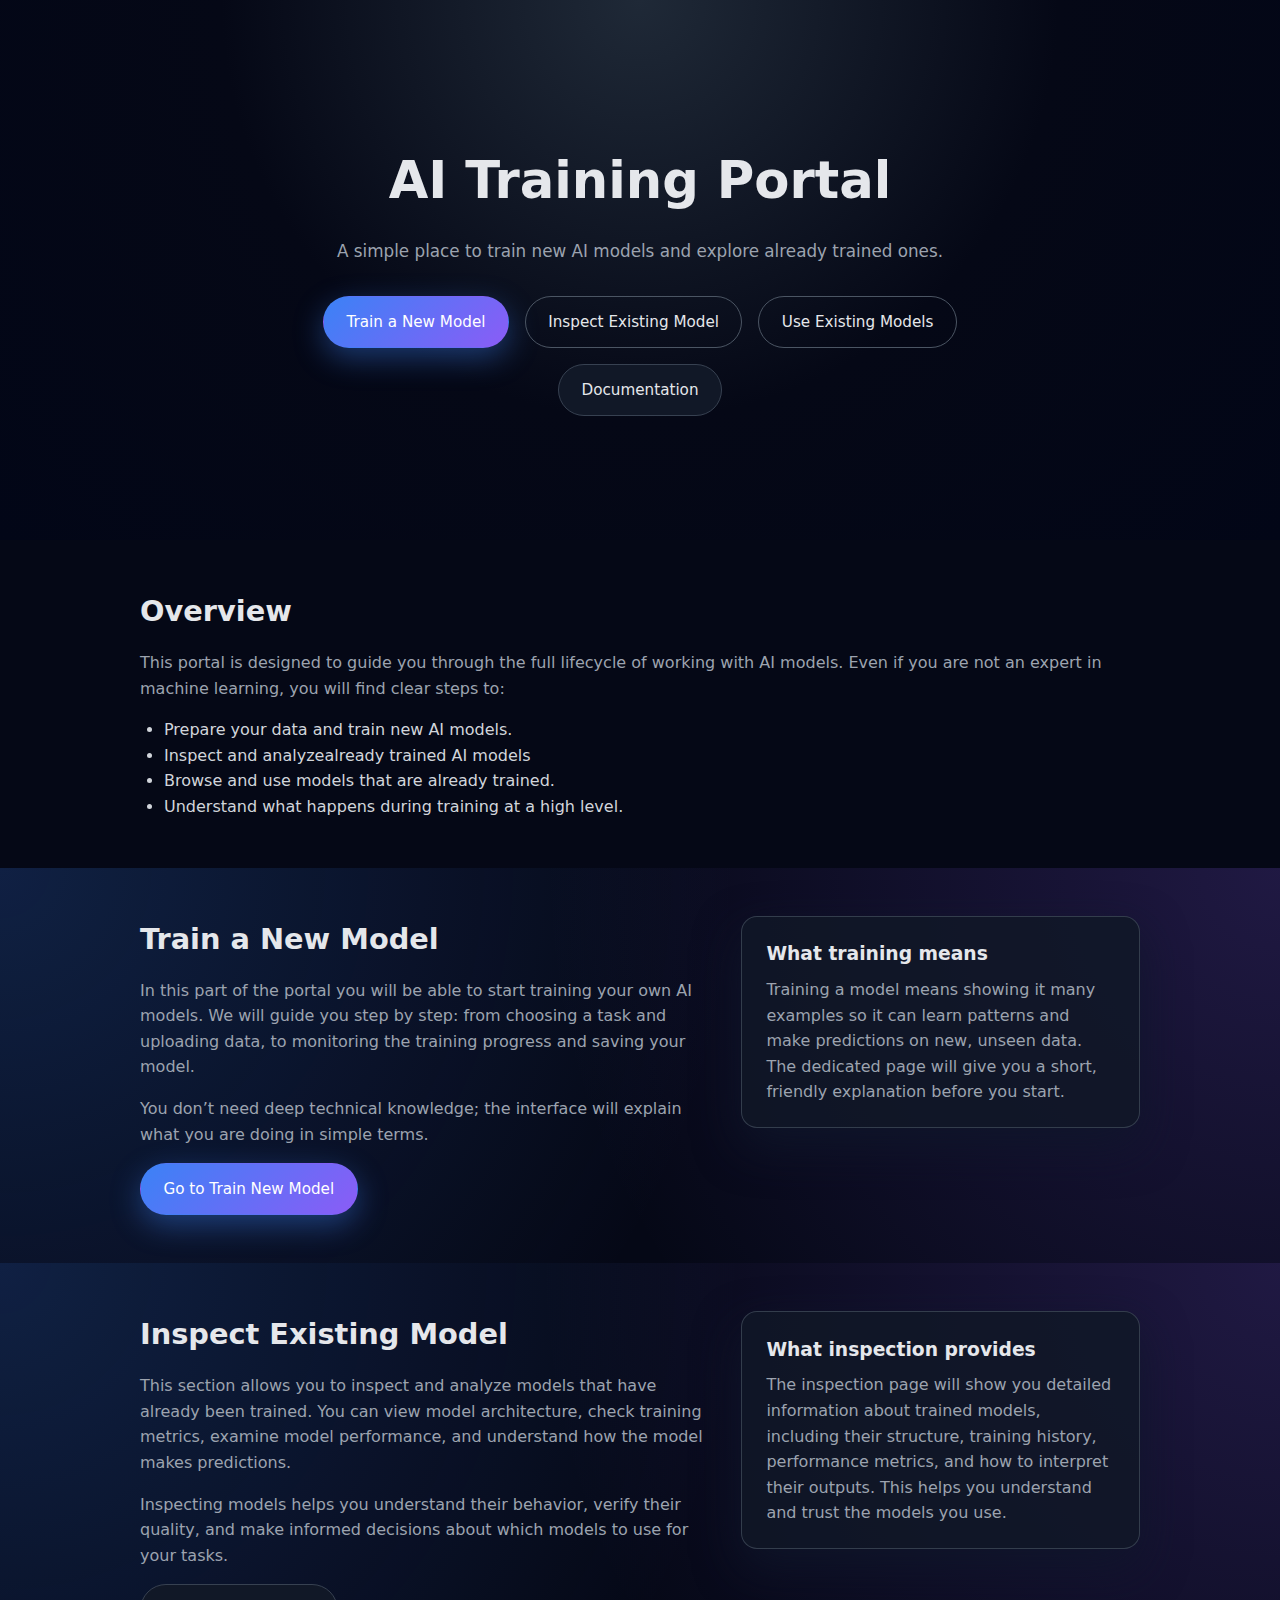
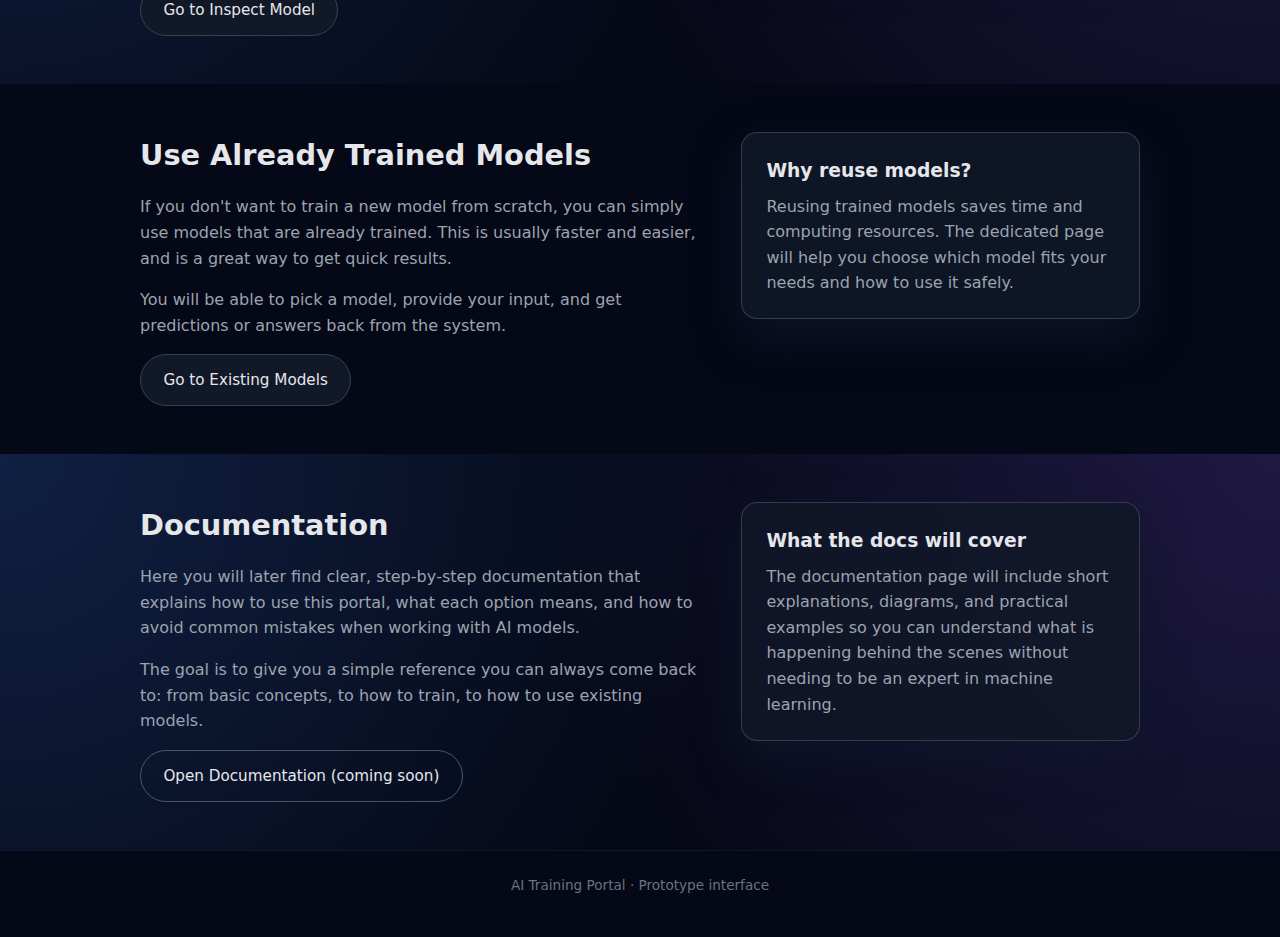
<file: front/index.html>
<!DOCTYPE html>
<html lang="en">
  <head>
    <meta charset="UTF-8" />
    <meta name="viewport" content="width=device-width, initial-scale=1.0" />
    <title>AI Training Portal</title>
    <link rel="stylesheet" href="styles.css" />
  </head>
  <body>
    <header class="hero">
      <div class="hero-inner">
        <h1>AI Training Portal</h1>
        <p class="hero-subtitle">
          A simple place to train new AI models and explore already trained ones.
        </p>
        <div class="hero-actions">
          <a href="#train-new" class="btn primary">Train a New Model</a>
          <a href="#inspect-model" class="btn ghost">Inspect Existing Model</a>
          <a href="#existing-models" class="btn ghost">Use Existing Models</a>
          <a href="#documentation" class="btn secondary">Documentation</a>
        </div>
      </div>
    </header>

    <main>
      <section class="section" id="overview">
        <div class="container">
          <h2>Overview</h2>
          <p>
            This portal is designed to guide you through the full lifecycle of working
            with AI models. Even if you are not an expert in machine learning, you
            will find clear steps to:
          </p>
          <ul>
            <li>Prepare your data and train new AI models.</li>
            <li>Inspect and analyzealready trained AI models</li>
            <li>Browse and use models that are already trained.</li>
            <li>Understand what happens during training at a high level.</li>
          </ul>
        </div>
      </section>

      <section class="section accent" id="train-new">
        <div class="container split">
          <div>
            <h2>Train a New Model</h2>
            <p>
              In this part of the portal you will be able to start training your own
              AI models. We will guide you step by step: from choosing a task and
              uploading data, to monitoring the training progress and saving your model.
            </p>
            <p>
              You don’t need deep technical knowledge; the interface will explain what
              you are doing in simple terms.
            </p>
            <a href="train.html" class="btn primary">
              Go to Train New Model
            </a>
          </div>
          <div class="card">
            <h3>What training means</h3>
            <p>
              Training a model means showing it many examples so it can learn patterns
              and make predictions on new, unseen data. The dedicated page will give
              you a short, friendly explanation before you start.
            </p>
          </div>
        </div>
      </section>

      <section class="section accent" id="inspect-model">
        <div class="container split">
          <div>
            <h2>Inspect Existing Model</h2>
            <p>
              This section allows you to inspect and analyze models that have already been
              trained. You can view model architecture, check training metrics, examine
              model performance, and understand how the model makes predictions.
            </p>
            <p>
              Inspecting models helps you understand their behavior, verify their quality,
              and make informed decisions about which models to use for your tasks.
            </p>
            <a href="inspect.html" class="btn secondary">
              Go to Inspect Model
            </a>
          </div>
          <div class="card">
            <h3>What inspection provides</h3>
            <p>
              The inspection page will show you detailed information about trained models,
              including their structure, training history, performance metrics, and how to
              interpret their outputs. This helps you understand and trust the models you use.
            </p>
          </div>
        </div>
      </section>

      <section class="section" id="existing-models">
        <div class="container split">
          <div>
            <h2>Use Already Trained Models</h2>
            <p>
              If you don't want to train a new model from scratch, you can simply use
              models that are already trained. This is usually faster and easier, and
              is a great way to get quick results.
            </p>
            <p>
              You will be able to pick a model, provide your input, and get predictions
              or answers back from the system.
            </p>
            <a href="test.html" class="btn secondary">
              Go to Existing Models
            </a>
          </div>
          <div class="card">
            <h3>Why reuse models?</h3>
            <p>
              Reusing trained models saves time and computing resources. The dedicated
              page will help you choose which model fits your needs and how to use it
              safely.
            </p>
          </div>
        </div>
      </section>

      <section class="section accent" id="documentation">
        <div class="container split">
          <div>
            <h2>Documentation</h2>
            <p>
              Here you will later find clear, step‑by‑step documentation that explains
              how to use this portal, what each option means, and how to avoid common
              mistakes when working with AI models.
            </p>
            <p>
              The goal is to give you a simple reference you can always come back to:
              from basic concepts, to how to train, to how to use existing models.
            </p>
            <a href="docs.html" class="btn ghost">
              Open Documentation (coming soon)
            </a>
          </div>
          <div class="card">
            <h3>What the docs will cover</h3>
            <p>
              The documentation page will include short explanations, diagrams, and
              practical examples so you can understand what is happening behind the
              scenes without needing to be an expert in machine learning.
            </p>
          </div>
        </div>
      </section>
    </main>

    <footer class="footer">
      <div class="container">
        <p>AI Training Portal &middot; Prototype interface</p>
      </div>
    </footer>
  </body>
</html>
</file>
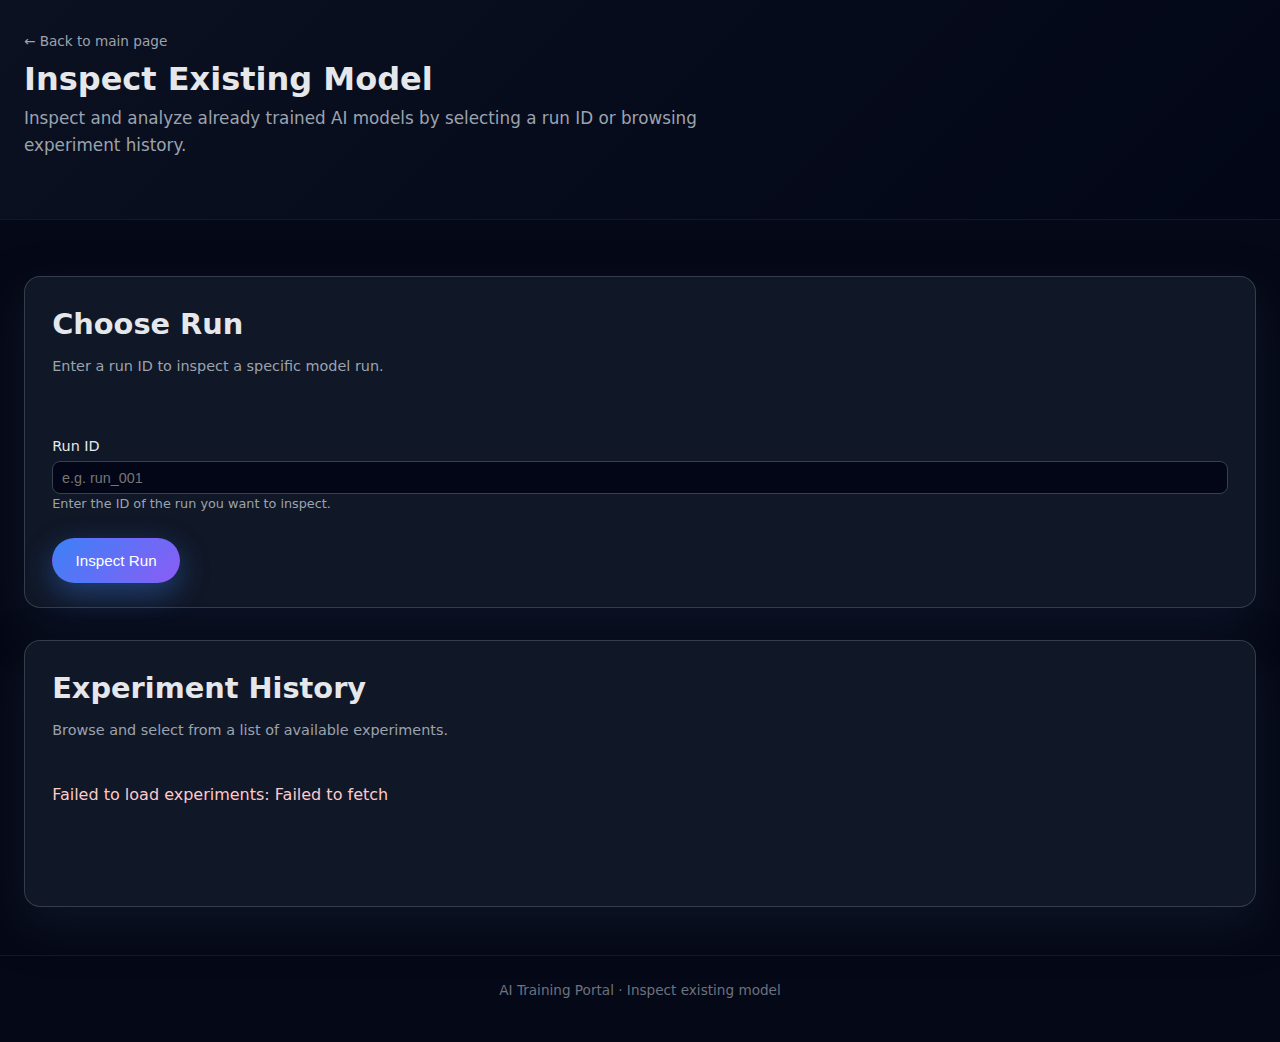
<file: front/inspect.html>
<!DOCTYPE html>
<html lang="en">
  <head>
    <meta charset="UTF-8" />
    <meta name="viewport" content="width=device-width, initial-scale=1.0" />
    <title>Inspect Existing Model · AI Training Portal</title>
    <link rel="stylesheet" href="styles.css" />
    <style>
      /* Wider section for inspect page */
      .page-main .container {
        max-width: 1400px;
      }
    </style>
  </head>
  <body>
    <header class="sub-hero">
      <div class="hero-inner">
        <p class="back-link">
          <a href="index.html">&larr; Back to main page</a>
        </p>
        <h1>Inspect Existing Model</h1>
        <p class="hero-subtitle">
          Inspect and analyze already trained AI models by selecting a run ID or browsing experiment history.
        </p>
      </div>
    </header>

    <main class="page-main">
      <section class="section">
        <div class="container">
          <!-- Inspect Run Results Section -->
          <div id="inspect-run-results" class="form-card" style="margin-bottom: 2rem; display: none;">
            <div class="card-header">
              <div>
                <h2>Inspect Run Results</h2>
                <p class="muted">
                  Current status of the inspect run job.
                </p>
              </div>
            </div>
            <div id="inspectRunResultsContent" class="inspect-results-content">
              <!-- Results will be displayed here -->
            </div>
          </div>

          <!-- Post Processing (above Choose Run); shown only when inspect run succeeds -->
          <div id="postProcessingCard" class="form-card" style="margin-bottom: 2rem; display: none;">
            <div class="card-header">
              <div>
                <h2>Post Processing</h2>
                <p class="muted">
                  Choose and add post-processing methods. Drag to reorder. Send the configured pipeline to include the post processor.
                </p>
              </div>
            </div>
            <div class="field-group">
              <label for="postProcessingMethodSelect">Add method</label>
              <select id="postProcessingMethodSelect" class="transform-select">
                <option value="">— Select method —</option>
                <option value="global_threshold">Global Threshold</option>
                <option value="calibration">Calibration</option>
              </select>
              <p class="field-help">Select a method to add it to the list.</p>
            </div>
            <div id="postProcessingList" class="transform-list post-processing-list" style="min-height: 2.5rem;">
              <!-- Post-processing items rendered by JS -->
            </div>
            <div class="field-group" style="margin-top: 1rem;">
              <label for="newRunName">New run name</label>
              <input
                type="text"
                id="newRunName"
                name="newRunName"
                placeholder="e.g. run_with_postprocessing"
              />
              <p class="field-help">
                Specify a name for the new run that will include the post-processing methods.
              </p>
            </div>
            <div class="form-actions" style="margin-top: 1rem;">
              <button type="button" class="btn primary" id="sendPostProcessorBtn">Include post processor</button>
            </div>
          </div>

          <!-- Fine Tuning (below Post Processing); shown only when job succeeds -->
          <div id="fineTuningCard" class="form-card" style="margin-bottom: 2rem; display: none;">
            <div class="card-header">
              <div>
                <h2>Fine Tuning</h2>
                <p class="muted">
                  Configure fine-tuning options for this run. Add transformations and specify a new run name.
                </p>
              </div>
            </div>
            <div class="field-group">
              <label for="fineTuningRunName">New run name</label>
              <input
                type="text"
                id="fineTuningRunName"
                name="fineTuningRunName"
                placeholder="e.g. run_fine_tuned"
              />
              <p class="field-help">
                Specify a name for the new run that will include the fine-tuning transformations.
              </p>
            </div>
            <div class="field-group">
              <div class="field-header">
                <div>
                  <label>Transformations</label>
                  <p class="field-help">Add transformations in the order they should be applied</p>
                </div>
              </div>
              <select id="fineTuningTransformSelect" class="transform-select">
                <option value="">Add transformation...</option>
                <!-- Options will be populated dynamically by JavaScript -->
              </select>
              <div id="fineTuningTransformList" class="transform-list" style="min-height: 2.5rem; margin-top: 0.5rem;">
                <!-- Transformations will be rendered here by JS -->
              </div>
            </div>

            <div class="field-group inline" style="margin-top: 1.5rem;">
              <div>
                <label for="fineTuningUsePresetLayers">Use PyTorch layers</label>
                <p class="field-help">
                  When this is on, the backend will build layers using the PyTorch
                  library instead of your custom layer classes. The custom layers
                  list below will still describe the structure.
                </p>
              </div>
              <label class="switch">
                <input type="checkbox" id="fineTuningUsePresetLayers" />
                <span class="slider"></span>
              </label>
            </div>

            <div class="field-group" id="fineTuningLayerEditorWrapper">
              <div class="field-header">
                <div>
                  <label>Custom layers</label>
                  <p class="field-help">
                    Add the layers you want, in the order they should appear in the
                    model.
                  </p>
                </div>
                <button type="button" class="btn small primary" id="fineTuningAddLayerBtn">
                  + Add layer
                </button>
              </div>

              <div id="fineTuningLayersContainer" class="layers-container">
                <!-- Layers will be inserted here by JavaScript -->
              </div>
            </div>

            <div class="field-group" style="margin-top: 1.5rem;">
              <label>Training Parameters</label>
              <p class="field-help">
                Configure training parameters for fine-tuning.
              </p>
            </div>

            <div class="field-group">
              <label for="fineTuningEpochs">Epochs</label>
              <input
                type="number"
                id="fineTuningEpochs"
                name="fineTuningEpochs"
                min="1"
                value="10"
                placeholder="10"
              />
              <p class="field-help">
                Number of training epochs.
              </p>
            </div>

            <div class="field-group">
              <label for="fineTuningNumOfIters">Number of iterations</label>
              <input
                type="number"
                id="fineTuningNumOfIters"
                name="fineTuningNumOfIters"
                min="1"
                value="100"
                placeholder="100"
              />
              <p class="field-help">
                Number of training iterations per epoch.
              </p>
            </div>

            <div class="field-group">
              <div class="transform-section">
                <button type="button" class="transform-toggle" data-config="fineTuningOptimizer">
                  <span>Optimizer</span>
                  <span class="toggle-icon">▶</span>
                </button>
                <div class="transform-content" id="fineTuningOptimizerContent" hidden>
                  <p class="field-help" style="margin-bottom: 0.8rem;">
                    Configure the optimizer type and its arguments as JSON.
                  </p>
                  <div style="display: flex; flex-direction: column; gap: 0.5rem;">
                    <div>
                      <label for="fineTuningOptimizerType" style="display: block; margin-bottom: 0.3rem; font-size: 0.9rem;">Type</label>
                      <input
                        type="text"
                        id="fineTuningOptimizerType"
                        name="fineTuningOptimizerType"
                        placeholder="e.g. Adam, SGD, RMSprop"
                        style="width: 100%;"
                      />
                    </div>
                    <div>
                      <label for="fineTuningOptimizerArgs" style="display: block; margin-bottom: 0.3rem; font-size: 0.9rem;">Arguments (JSON)</label>
                      <textarea
                        id="fineTuningOptimizerArgs"
                        name="fineTuningOptimizerArgs"
                        rows="4"
                        placeholder='{"lr": 0.001, "weight_decay": 0.0001}'
                        style="width: 100%; font-family: monospace; font-size: 0.85rem;"
                      ></textarea>
                      <p id="fineTuningOptimizerArgsError" class="field-help" style="color: #ef4444; display: none;"></p>
                    </div>
                  </div>
                </div>
              </div>
            </div>

            <div class="field-group">
              <div class="transform-section">
                <button type="button" class="transform-toggle" data-config="fineTuningLrDecay">
                  <span>Learning rate decay (optional)</span>
                  <span class="toggle-icon">▶</span>
                </button>
                <div class="transform-content" id="fineTuningLrDecayContent" hidden>
                  <p class="field-help" style="margin-bottom: 0.8rem;">
                    Optional learning rate decay configuration. Leave empty if not needed.
                  </p>
                  <div style="display: flex; flex-direction: column; gap: 0.5rem;">
                    <div>
                      <label for="fineTuningLrDecayType" style="display: block; margin-bottom: 0.3rem; font-size: 0.9rem;">Type</label>
                      <input
                        type="text"
                        id="fineTuningLrDecayType"
                        name="fineTuningLrDecayType"
                        placeholder="e.g. StepLR, ExponentialLR"
                        style="width: 100%;"
                      />
                    </div>
                    <div>
                      <label for="fineTuningLrDecayArgs" style="display: block; margin-bottom: 0.3rem; font-size: 0.9rem;">Arguments (JSON)</label>
                      <textarea
                        id="fineTuningLrDecayArgs"
                        name="fineTuningLrDecayArgs"
                        rows="4"
                        placeholder='{"step_size": 30, "gamma": 0.1}'
                        style="width: 100%; font-family: monospace; font-size: 0.85rem;"
                      ></textarea>
                      <p id="fineTuningLrDecayArgsError" class="field-help" style="color: #ef4444; display: none;"></p>
                    </div>
                  </div>
                </div>
              </div>
            </div>

            <div class="field-group">
              <div class="transform-section">
                <button type="button" class="transform-toggle" data-config="fineTuningLossFn">
                  <span>Loss function</span>
                  <span class="toggle-icon">▶</span>
                </button>
                <div class="transform-content" id="fineTuningLossFnContent" hidden>
                  <p class="field-help" style="margin-bottom: 0.8rem;">
                    Configure the loss function type and its arguments as JSON.
                  </p>
                  <div style="display: flex; flex-direction: column; gap: 0.5rem;">
                    <div>
                      <label for="fineTuningLossFnType" style="display: block; margin-bottom: 0.3rem; font-size: 0.9rem;">Type</label>
                      <input
                        type="text"
                        id="fineTuningLossFnType"
                        name="fineTuningLossFnType"
                        placeholder="e.g. CrossEntropyLoss, MSELoss"
                        style="width: 100%;"
                      />
                    </div>
                    <div>
                      <label for="fineTuningLossFnArgs" style="display: block; margin-bottom: 0.3rem; font-size: 0.9rem;">Arguments (JSON)</label>
                      <textarea
                        id="fineTuningLossFnArgs"
                        name="fineTuningLossFnArgs"
                        rows="4"
                        placeholder='{"reduction": "mean"}'
                        style="width: 100%; font-family: monospace; font-size: 0.85rem;"
                      ></textarea>
                      <p id="fineTuningLossFnArgsError" class="field-help" style="color: #ef4444; display: none;"></p>
                    </div>
                  </div>
                </div>
              </div>
            </div>

            <div class="form-actions" style="margin-top: 1rem;">
              <button type="button" class="btn primary" id="sendFineTuningBtn">Start fine tuning</button>
            </div>
          </div>

          <!-- First section: Choose Run -->
          <div class="form-card" style="margin-bottom: 2rem;">
            <div class="card-header">
              <div>
                <h2>Choose Run</h2>
                <p class="muted">
                  Enter a run ID to inspect a specific model run.
                </p>
              </div>
            </div>

            <form id="inspect-run-form">
              <div class="field-group">
                <label for="runId">Run ID</label>
                <input
                  type="text"
                  id="runId"
                  name="runId"
                  placeholder="e.g. run_001"
                />
                <p class="field-help">
                  Enter the ID of the run you want to inspect.
                </p>
              </div>

              <div class="form-actions">
                <button type="submit" class="btn primary">
                  Inspect Run
                </button>
              </div>
            </form>
          </div>

          <!-- Second section: Experiment History -->
          <div class="form-card">
            <div class="card-header">
              <div>
                <h2>Experiment History</h2>
                <p class="muted">
                  Browse and select from a list of available experiments.
                </p>
              </div>
            </div>

            <div id="experimentsList" class="experiments-list">
              <!-- Experiments will be rendered here by JavaScript -->
              <p class="muted">No experiments available yet.</p>
            </div>
          </div>
        </div>
      </section>
    </main>

    <footer class="footer">
      <div class="container">
        <p>AI Training Portal &middot; Inspect existing model</p>
      </div>
    </footer>

    <script src="inspect.js"></script>
  </body>
</html>
</file>
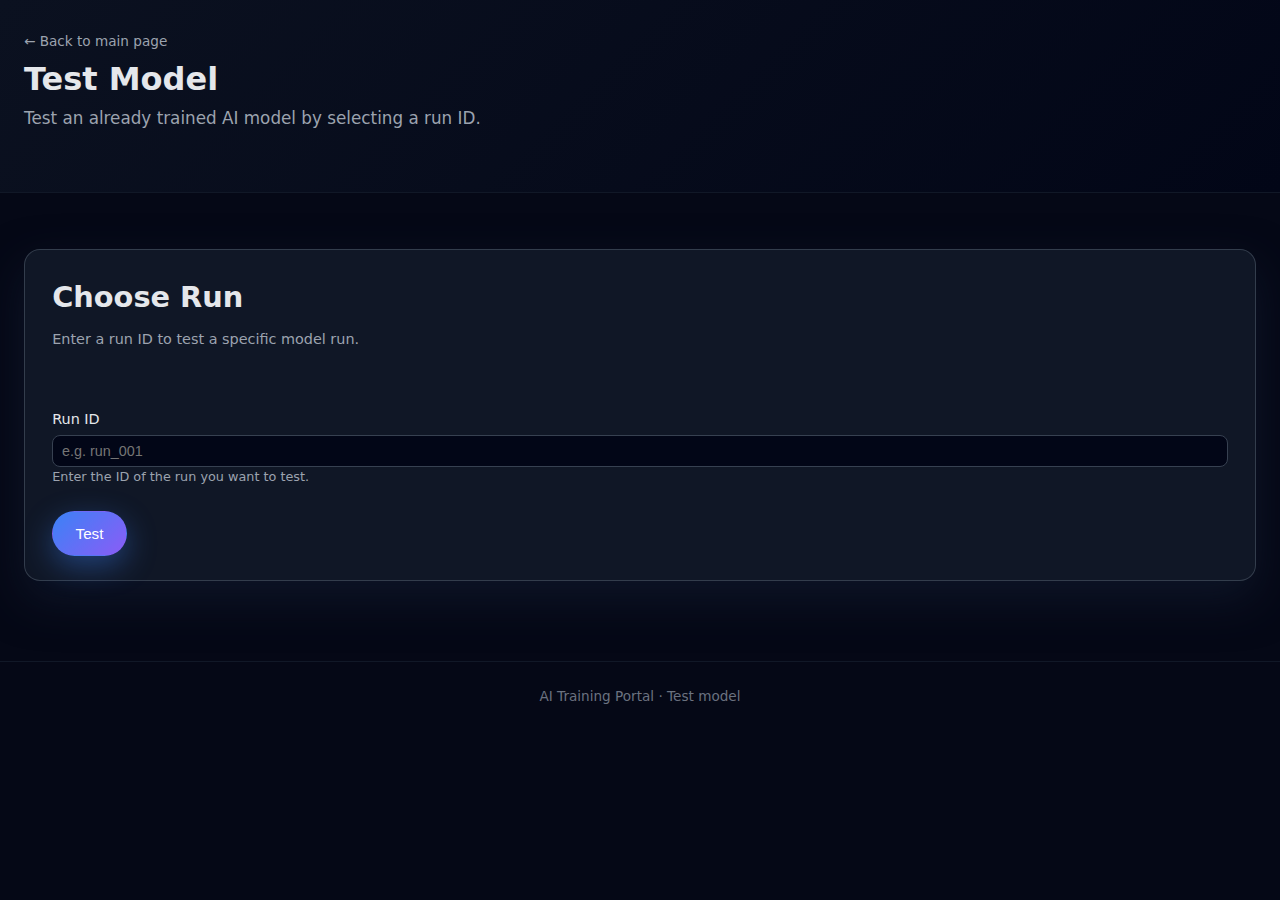
<file: front/test.html>
<!DOCTYPE html>
<html lang="en">
  <head>
    <meta charset="UTF-8" />
    <meta name="viewport" content="width=device-width, initial-scale=1.0" />
    <title>Test Model · AI Training Portal</title>
    <link rel="stylesheet" href="styles.css" />
    <style>
      /* Wider section for test page */
      .page-main .container {
        max-width: 1400px;
      }
    </style>
  </head>
  <body>
    <header class="sub-hero">
      <div class="hero-inner">
        <p class="back-link">
          <a href="index.html">&larr; Back to main page</a>
        </p>
        <h1>Test Model</h1>
        <p class="hero-subtitle">
          Test an already trained AI model by selecting a run ID.
        </p>
      </div>
    </header>

    <main class="page-main">
      <section class="section">
        <div class="container">
          <!-- First section: Choose Run -->
          <div class="form-card" style="margin-bottom: 2rem;">
            <div class="card-header">
              <div>
                <h2>Choose Run</h2>
                <p class="muted">
                  Enter a run ID to test a specific model run.
                </p>
              </div>
            </div>

            <form id="test-run-form">
              <div class="field-group">
                <label for="testRunId">Run ID</label>
                <input
                  type="text"
                  id="testRunId"
                  name="testRunId"
                  placeholder="e.g. run_001"
                />
                <p class="field-help">
                  Enter the ID of the run you want to test.
                </p>
              </div>

              <div class="form-actions">
                <button type="submit" class="btn primary">
                  Test
                </button>
              </div>
            </form>
          </div>

          <!-- Test Run Results Section -->
          <div id="test-run-results" class="form-card" style="margin-bottom: 2rem; display: none;">
            <div class="card-header">
              <div>
                <h2>Test Run Results</h2>
                <p class="muted">
                  Current status of the test run job.
                </p>
              </div>
            </div>
            <div id="testRunResultsContent" class="inspect-results-content">
              <!-- Results will be displayed here -->
            </div>
          </div>
        </div>
      </section>
    </main>

    <footer class="footer">
      <div class="container">
        <p>AI Training Portal &middot; Test model</p>
      </div>
    </footer>

    <script src="test.js"></script>
  </body>
</html>
</file>
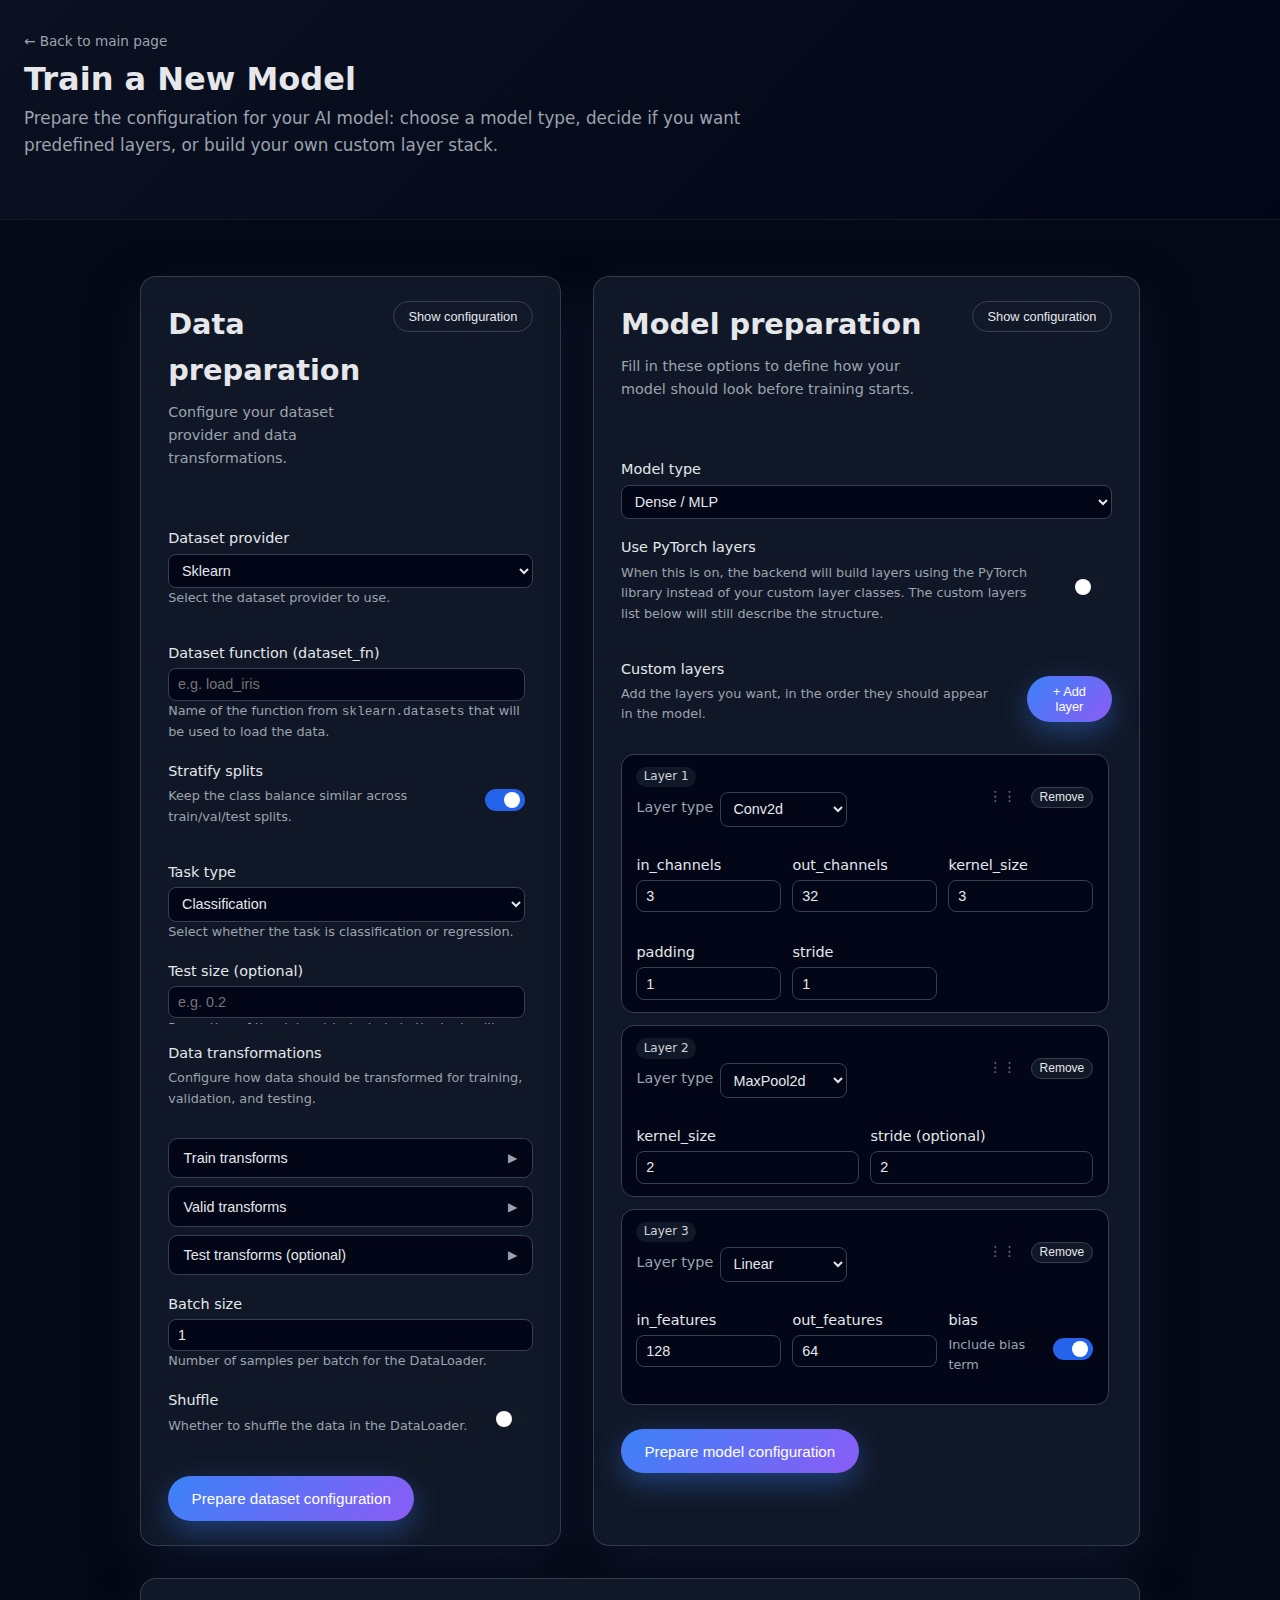
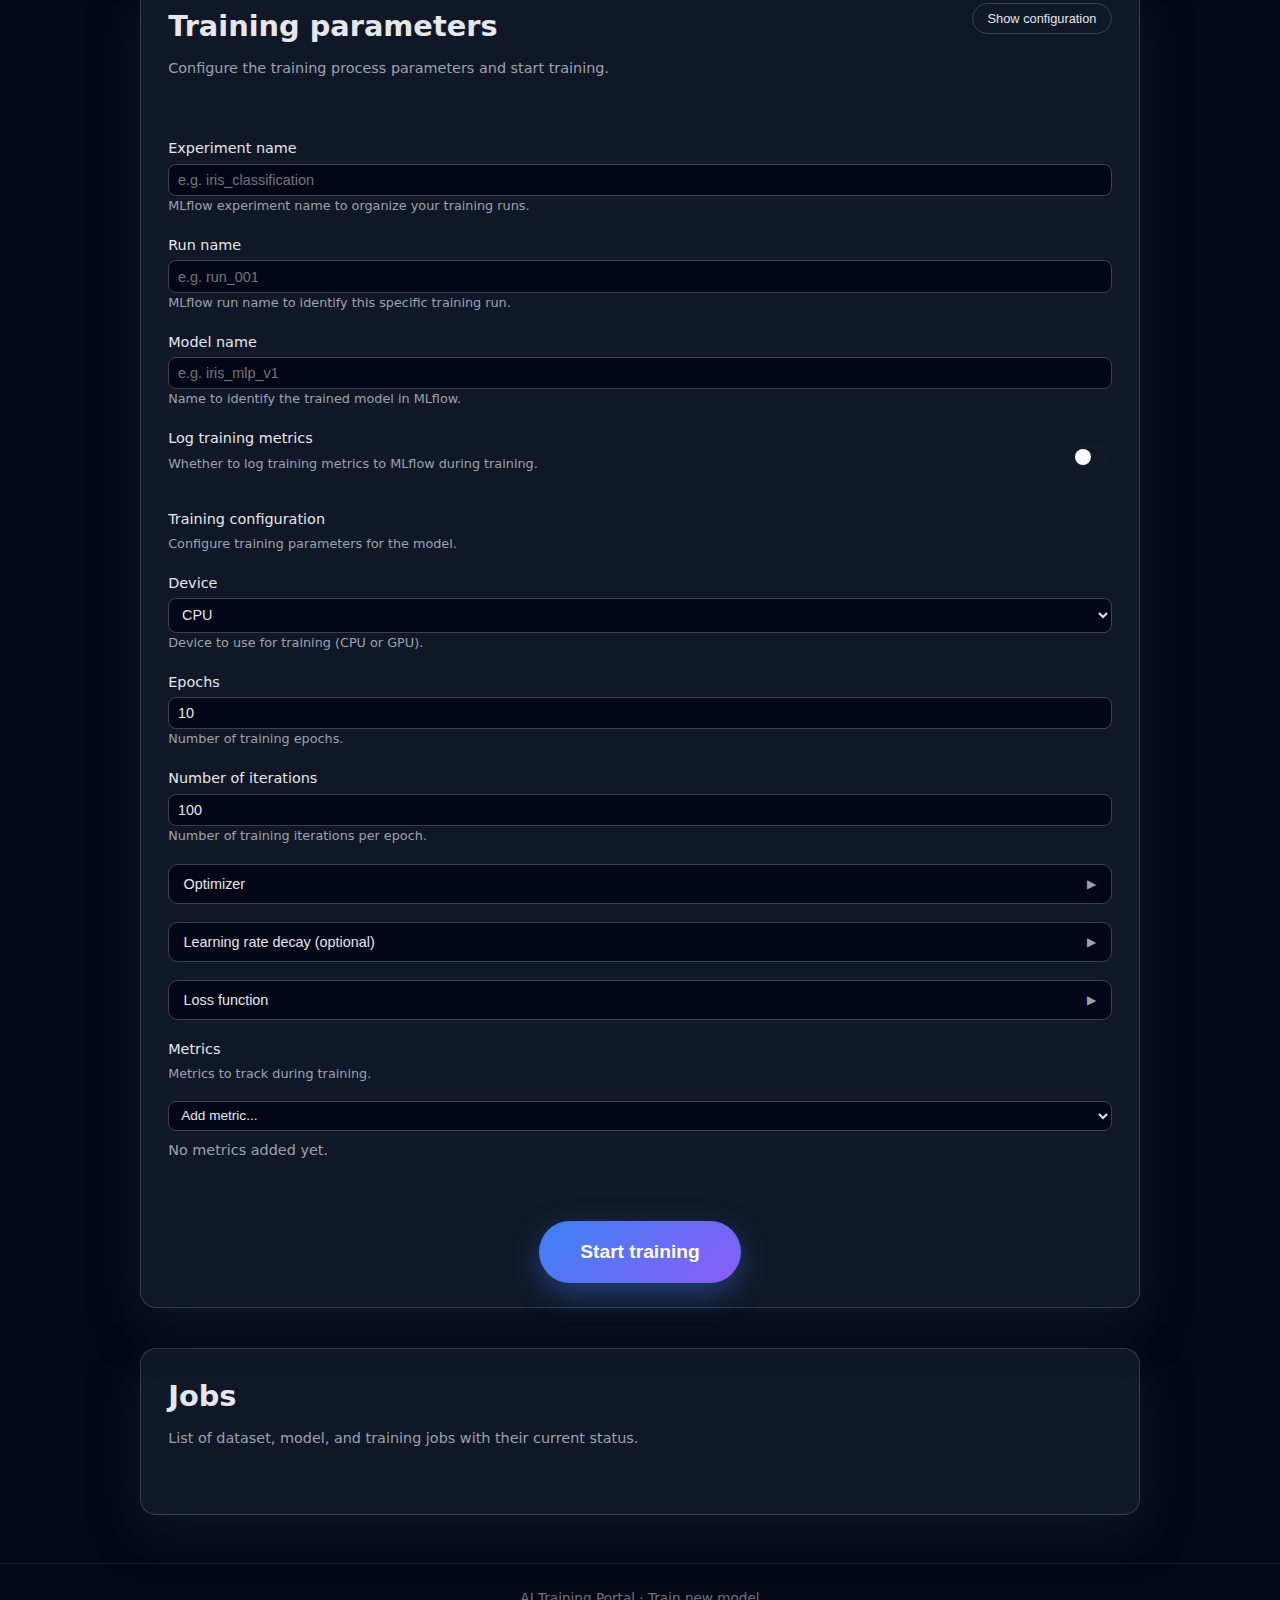
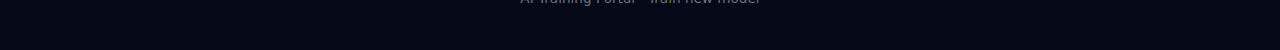
<file: front/train.html>
<!DOCTYPE html>
<html lang="en">
  <head>
    <meta charset="UTF-8" />
    <meta name="viewport" content="width=device-width, initial-scale=1.0" />
    <title>Train New Model · AI Training Portal</title>
    <link rel="stylesheet" href="styles.css" />
  </head>
  <body>
    <header class="sub-hero">
      <div class="hero-inner">
        <p class="back-link">
          <a href="index.html">&larr; Back to main page</a>
        </p>
        <h1>Train a New Model</h1>
        <p class="hero-subtitle">
          Prepare the configuration for your AI model: choose a model type, decide if
          you want predefined layers, or build your own custom layer stack.
        </p>
      </div>
    </header>

    <main class="page-main">
      <section class="section">
        <div class="container">
          <div class="split-narrow">
            <div class="dataset-section-container" style="grid-column: 1;">
              <!-- Data preparation form -->
              <div class="form-card" id="datasetPreparationCard">
                <div class="card-header">
                  <div>
                    <h2>Data preparation</h2>
                    <p class="muted">
                      Configure your dataset provider and data transformations.
                    </p>
                  </div>
                  <button type="button" class="btn small secondary" id="toggleDatasetConfigBtn">
                    Show configuration
                  </button>
                </div>

                <form id="dataset-form">
                  <div class="field-group">
                    <label for="datasetProvider">Dataset provider</label>
                    <select id="datasetProvider" name="datasetProvider">
                      <option value="sklearn" selected>Sklearn</option>
                      <option value="hugging face">HuggingFace</option>
                    </select>
                    <p class="field-help">
                      Select the dataset provider to use.
                    </p>
                  </div>

                  <!-- Sklearn configuration block -->
                  <div id="sklearnConfigFields">
                    <div class="field-group">
                      <label for="datasetFn">Dataset function (dataset_fn)</label>
                      <input
                        type="text"
                        id="datasetFn"
                        name="datasetFn"
                        placeholder="e.g. load_iris"
                      />
                      <p class="field-help">
                        Name of the function from <code>sklearn.datasets</code> that will be
                        used to load the data.
                      </p>
                    </div>

                    <div class="field-group inline">
                      <div>
                        <label for="datasetStratify">Stratify splits</label>
                        <p class="field-help">
                          Keep the class balance similar across train/val/test splits.
                        </p>
                      </div>
                      <label class="switch">
                        <input type="checkbox" id="datasetStratify" checked />
                        <span class="slider"></span>
                      </label>
                    </div>

                    <div class="field-group">
                      <label for="taskType">Task type</label>
                      <select id="taskType" name="taskType">
                        <option value="classification" selected>Classification</option>
                        <option value="regression">Regression</option>
                      </select>
                      <p class="field-help">
                        Select whether the task is classification or regression.
                      </p>
                    </div>

                    <div class="field-group">
                      <label for="testSize">Test size (optional)</label>
                      <input
                        type="number"
                        id="testSize"
                        name="testSize"
                        min="0"
                        max="1"
                        step="0.01"
                        placeholder="e.g. 0.2"
                      />
                      <p class="field-help">
                        Proportion of the dataset to include in the test split. Leave empty for no test split.
                      </p>
                    </div>

                    <div class="field-group">
                      <label for="valSize">Validation size</label>
                      <input
                        type="number"
                        id="valSize"
                        name="valSize"
                        min="0"
                        max="1"
                        step="0.01"
                        value="0.2"
                        placeholder="0.2"
                      />
                      <p class="field-help">
                        Proportion of the dataset to include in the validation split.
                      </p>
                    </div>
                  </div>

                  <!-- HuggingFace configuration block -->
                  <div id="hfConfigFields" hidden>
                    <div class="field-group">
                      <label for="hfId">Dataset ID</label>
                      <input
                        type="text"
                        id="hfId"
                        name="hfId"
                        placeholder="e.g. glue, sst2"
                      />
                      <p class="field-help">
                        The HuggingFace dataset identifier.
                      </p>
                    </div>

                    <div class="field-group">
                      <label for="hfName">Name (optional)</label>
                      <input
                        type="text"
                        id="hfName"
                        name="hfName"
                        placeholder="e.g. sst2"
                      />
                      <p class="field-help">
                        Optional name for the dataset configuration.
                      </p>
                      <button
                        type="button"
                        class="btn small secondary"
                        id="hfDatasetInfoBtn"
                        style="margin-top: 0.5rem;"
                      >
                        View dataset info
                      </button>
                    </div>

                    <div class="field-group">
                      <label for="hfTask">Task type</label>
                      <select id="hfTask" name="hfTask">
                        <option value="classification" selected>Classification</option>
                        <option value="regression">Regression</option>
                      </select>
                      <p class="field-help">
                        Select whether the task is classification or regression.
                      </p>
                    </div>

                    <div class="field-group">
                      <label for="hfMetaType">Meta type</label>
                      <select id="hfMetaType" name="hfMetaType">
                        <option value="tabular" selected>Tabular</option>
                        <option value="image">Image</option>
                      </select>
                      <p class="field-help">
                        Select the meta type of the dataset.
                      </p>
                    </div>

                    <div class="field-group">
                      <label for="hfTrainSplit">Train split</label>
                      <input
                        type="text"
                        id="hfTrainSplit"
                        name="hfTrainSplit"
                        placeholder="e.g. train"
                      />
                      <p class="field-help">
                        Name of the training split in the dataset.
                      </p>
                    </div>

                    <div class="field-group">
                      <label for="hfValSplit">Validation split</label>
                      <input
                        type="text"
                        id="hfValSplit"
                        name="hfValSplit"
                        placeholder="e.g. validation"
                      />
                      <p class="field-help">
                        Name of the validation split in the dataset.
                      </p>
                    </div>

                    <div class="field-group">
                      <label for="hfTestSplit">Test split (optional)</label>
                      <input
                        type="text"
                        id="hfTestSplit"
                        name="hfTestSplit"
                        placeholder="e.g. test"
                      />
                      <p class="field-help">
                        Optional name of the test split in the dataset. Leave empty if not available.
                      </p>
                    </div>

                    <div class="field-group">
                      <label for="hfLoadDsArgs">Load dataset arguments (JSON)</label>
                      <textarea
                        id="hfLoadDsArgs"
                        name="hfLoadDsArgs"
                        rows="4"
                        placeholder='{"subset": "sst2", "split": "train"}'
                        style="width: 100%; font-family: monospace; font-size: 0.85rem;"
                      ></textarea>
                      <p id="hfLoadDsArgsError" class="field-help" style="color: #ef4444; display: none;"></p>
                      <p class="field-help">
                        Additional arguments for loading the dataset as JSON.
                      </p>
                    </div>

                    <div class="field-group">
                      <label for="hfMapper">Mapper</label>
                      <select id="hfMapper" name="hfMapper">
                        <option value="simple" selected>Simple</option>
                      </select>
                      <p class="field-help">
                        Select the mapper type for transforming the dataset.
                      </p>
                    </div>

                    <div id="simpleMapperFields">
                      <div class="field-group">
                        <label for="simpleMapperXMapping">X mapping</label>
                        <input
                          type="text"
                          id="simpleMapperXMapping"
                          name="simpleMapperXMapping"
                          placeholder="e.g. sentence"
                        />
                        <p class="field-help">
                          Field name in the dataset to use as input (X).
                        </p>
                      </div>

                      <div class="field-group">
                        <label for="simpleMapperYMapping">Y mapping</label>
                        <input
                          type="text"
                          id="simpleMapperYMapping"
                          name="simpleMapperYMapping"
                          placeholder="e.g. label"
                        />
                        <p class="field-help">
                          Field name in the dataset to use as target (Y).
                        </p>
                      </div>
                    </div>
                  </div>

                  <!-- Transform sections -->
                  <div class="field-group">
                    <div class="field-header">
                      <div>
                        <label>Data transformations</label>
                        <p class="field-help">
                          Configure how data should be transformed for training, validation, and testing.
                        </p>
                      </div>
                    </div>

                    <div class="transform-sections">
                      <div class="transform-section">
                        <button type="button" class="transform-toggle" data-split="train">
                          <span>Train transforms</span>
                          <span class="toggle-icon">▶</span>
                        </button>
                        <div class="transform-content" id="trainTransformContent" hidden>
                          <div class="transform-options">
                            <div class="field-header">
                              <div>
                                <h4>Transform</h4>
                                <p class="field-help">Add transformations in the order they should be applied</p>
                              </div>
                              <select id="trainTransformSelect" class="transform-select">
                                <option value="">Add transformation...</option>
                                <option value="to_tensor">Convert to Tensor</option>
                                <option value="img_to_tensor">Image to Tensor</option>
                                <option value="normalize_mean_std">Normalize (Mean & Std)</option>
                                <option value="normalize_min_max">Normalize (Min-Max)</option>
                                <option value="normalize_l1_l2">L1/L2 Normalization</option>
                                <option value="random_horizontal_flip">Random Horizontal Flip</option>
                                <option value="random_vertical_flip">Random Vertical Flip</option>
                                <option value="random_rotation">Random Rotation</option>
                              </select>
                            </div>
                            <div id="trainTransformList" class="transform-list" data-split="train" data-type="transform"></div>
                          </div>
                          <div class="transform-options">
                            <div class="field-header">
                              <div>
                                <h4>Target transform</h4>
                                <p class="field-help">Add target transformations in order</p>
                              </div>
                              <select id="trainTargetTransformSelect" class="transform-select">
                                <option value="">Add transformation...</option>
                                <option value="to_tensor">Convert to Tensor</option>
                                <option value="img_to_tensor">Image to Tensor</option>
                                <option value="normalize_mean_std">Normalize (Mean & Std)</option>
                                <option value="normalize_min_max">Normalize (Min-Max)</option>
                                <option value="normalize_l1_l2">L1/L2 Normalization</option>
                                <option value="random_horizontal_flip">Random Horizontal Flip</option>
                                <option value="random_vertical_flip">Random Vertical Flip</option>
                                <option value="random_rotation">Random Rotation</option>
                              </select>
                            </div>
                            <div id="trainTargetTransformList" class="transform-list" data-split="train" data-type="target_transform"></div>
                          </div>
                        </div>
                      </div>

                      <div class="transform-section">
                        <button type="button" class="transform-toggle" data-split="valid">
                          <span>Valid transforms</span>
                          <span class="toggle-icon">▶</span>
                        </button>
                        <div class="transform-content" id="validTransformContent" hidden>
                          <div class="transform-options">
                            <div class="field-header">
                              <div>
                                <h4>Transform</h4>
                                <p class="field-help">Add transformations in the order they should be applied</p>
                              </div>
                              <select id="validTransformSelect" class="transform-select">
                                <option value="">Add transformation...</option>
                                <option value="to_tensor">Convert to Tensor</option>
                                <option value="img_to_tensor">Image to Tensor</option>
                                <option value="normalize_mean_std">Normalize (Mean & Std)</option>
                                <option value="normalize_min_max">Normalize (Min-Max)</option>
                                <option value="normalize_l1_l2">L1/L2 Normalization</option>
                                <option value="random_horizontal_flip">Random Horizontal Flip</option>
                                <option value="random_vertical_flip">Random Vertical Flip</option>
                                <option value="random_rotation">Random Rotation</option>
                              </select>
                            </div>
                            <div id="validTransformList" class="transform-list" data-split="valid" data-type="transform"></div>
                          </div>
                          <div class="transform-options">
                            <div class="field-header">
                              <div>
                                <h4>Target transform</h4>
                                <p class="field-help">Add target transformations in order</p>
                              </div>
                              <select id="validTargetTransformSelect" class="transform-select">
                                <option value="">Add transformation...</option>
                                <option value="to_tensor">Convert to Tensor</option>
                                <option value="img_to_tensor">Image to Tensor</option>
                                <option value="normalize_mean_std">Normalize (Mean & Std)</option>
                                <option value="normalize_min_max">Normalize (Min-Max)</option>
                                <option value="normalize_l1_l2">L1/L2 Normalization</option>
                                <option value="random_horizontal_flip">Random Horizontal Flip</option>
                                <option value="random_vertical_flip">Random Vertical Flip</option>
                                <option value="random_rotation">Random Rotation</option>
                              </select>
                            </div>
                            <div id="validTargetTransformList" class="transform-list" data-split="valid" data-type="target_transform"></div>
                          </div>
                        </div>
                      </div>

                      <div class="transform-section">
                        <button type="button" class="transform-toggle" data-split="test">
                          <span>Test transforms (optional)</span>
                          <span class="toggle-icon">▶</span>
                        </button>
                        <div class="transform-content" id="testTransformContent" hidden>
                          <div class="transform-options">
                            <div class="field-header">
                              <div>
                                <h4>Transform</h4>
                                <p class="field-help">Add transformations in the order they should be applied</p>
                              </div>
                              <select id="testTransformSelect" class="transform-select">
                                <option value="">Add transformation...</option>
                                <option value="to_tensor">Convert to Tensor</option>
                                <option value="img_to_tensor">Image to Tensor</option>
                                <option value="normalize_mean_std">Normalize (Mean & Std)</option>
                                <option value="normalize_min_max">Normalize (Min-Max)</option>
                                <option value="normalize_l1_l2">L1/L2 Normalization</option>
                                <option value="random_horizontal_flip">Random Horizontal Flip</option>
                                <option value="random_vertical_flip">Random Vertical Flip</option>
                                <option value="random_rotation">Random Rotation</option>
                              </select>
                            </div>
                            <div id="testTransformList" class="transform-list" data-split="test" data-type="transform"></div>
                          </div>
                          <div class="transform-options">
                            <div class="field-header">
                              <div>
                                <h4>Target transform</h4>
                                <p class="field-help">Add target transformations in order</p>
                              </div>
                              <select id="testTargetTransformSelect" class="transform-select">
                                <option value="">Add transformation...</option>
                                <option value="to_tensor">Convert to Tensor</option>
                                <option value="img_to_tensor">Image to Tensor</option>
                                <option value="normalize_mean_std">Normalize (Mean & Std)</option>
                                <option value="normalize_min_max">Normalize (Min-Max)</option>
                                <option value="normalize_l1_l2">L1/L2 Normalization</option>
                                <option value="random_horizontal_flip">Random Horizontal Flip</option>
                                <option value="random_vertical_flip">Random Vertical Flip</option>
                                <option value="random_rotation">Random Rotation</option>
                              </select>
                            </div>
                            <div id="testTargetTransformList" class="transform-list" data-split="test" data-type="target_transform"></div>
                          </div>
                        </div>
                      </div>
                    </div>
                  </div>

                  <!-- Batch size and Shuffle -->
                  <div class="field-group">
                    <label for="batchSize">Batch size</label>
                    <input
                      type="number"
                      id="batchSize"
                      name="batchSize"
                      min="1"
                      value="1"
                      placeholder="1"
                    />
                    <p class="field-help">
                      Number of samples per batch for the DataLoader.
                    </p>
                  </div>

                  <div class="field-group inline">
                    <div>
                      <label for="shuffle">Shuffle</label>
                      <p class="field-help">
                        Whether to shuffle the data in the DataLoader.
                      </p>
                    </div>
                    <label class="switch">
                      <input type="checkbox" id="shuffle" />
                      <span class="slider"></span>
                    </label>
                  </div>

                  <div class="form-actions">
                    <button type="submit" class="btn primary">
                      Prepare dataset configuration
                    </button>
                  </div>
                </form>
              </div>

              <!-- Dataset configuration preview (hidden by default) -->
              <div class="form-card" id="datasetConfigCard" hidden>
                <div class="card-header">
                  <div>
                    <h2>Dataset configuration</h2>
                    <p class="muted">
                      This is the JSON configuration that will be sent to the backend.
                    </p>
                  </div>
                  <button type="button" class="btn small secondary" id="toggleDatasetConfigBtnBack">
                    Back to form
                  </button>
                </div>
                <pre id="datasetConfigPreview" class="code-preview">{}</pre>
              </div>
            </div>

          <div class="model-section-container" style="grid-column: 2;">
            <!-- Model preparation form -->
            <div class="form-card" id="modelPreparationCard">
              <div class="card-header">
                <div>
                  <h2>Model preparation</h2>
                  <p class="muted">
                    Fill in these options to define how your model should look before
                    training starts.
                  </p>
                </div>
                <button type="button" class="btn small secondary" id="toggleModelConfigBtn">
                  Show configuration
                </button>
              </div>

              <form id="train-form">
                <div class="field-group">
                  <label for="modelType">Model type</label>
                  <select id="modelType" name="modelType">
                    <option value="mlp">Dense / MLP</option>
                    <option value="cnn">Convolutional (CNN)</option>
                    <option value="rnn">Recurrent (RNN)</option>
                    <option value="transformer">Transformer</option>
                  </select>
                </div>

                <div class="field-group inline">
                  <div>
                    <label for="usePresetLayers">Use PyTorch layers</label>
                    <p class="field-help">
                      When this is on, the backend will build layers using the PyTorch
                      library instead of your custom layer classes. The custom layers
                      list below will still describe the structure.
                    </p>
                  </div>
                  <label class="switch">
                    <input type="checkbox" id="usePresetLayers" />
                    <span class="slider"></span>
                  </label>
                </div>

                <div class="field-group" id="layerEditorWrapper">
                  <div class="field-header">
                    <div>
                      <label>Custom layers</label>
                      <p class="field-help">
                        Add the layers you want, in the order they should appear in the
                        model.
                      </p>
                    </div>
                    <button type="button" class="btn small primary" id="addLayerBtn">
                      + Add layer
                    </button>
                  </div>

                  <div id="layersContainer" class="layers-container">
                    <!-- Layers will be inserted here by JavaScript -->
                  </div>
                </div>

                <div class="form-actions">
                  <button type="submit" class="btn primary">
                    Prepare model configuration
                  </button>
                </div>
              </form>
            </div>

            <!-- Model configuration preview (hidden by default) -->
            <div class="form-card" id="modelConfigCard" hidden>
              <div class="card-header">
                <div>
                  <h2>Model configuration</h2>
                  <p class="muted">
                    This is the JSON configuration that will be sent to the backend.
                  </p>
                </div>
                <button type="button" class="btn small secondary" id="toggleModelConfigBtnBack">
                  Back to form
                </button>
              </div>
              <pre id="modelConfigPreview" class="code-preview">{}</pre>
            </div>
          </div>
        </div>

        <!-- Training Parameters Section -->
        <div class="split-narrow" style="margin-top: 2rem;">
          <div class="training-section-container" style="grid-column: 1 / span 2; width: 100%;">
            <!-- Training parameters form -->
            <div class="form-card" id="trainingParametersCard">
              <div class="card-header">
                <div>
                  <h2>Training parameters</h2>
                  <p class="muted">
                    Configure the training process parameters and start training.
                  </p>
                </div>
                <button type="button" class="btn small secondary" id="toggleTrainingConfigBtn">
                  Show configuration
                </button>
              </div>

              <form id="training-form">
                <div class="field-group">
                  <label for="expName">Experiment name</label>
                  <input
                    type="text"
                    id="expName"
                    name="expName"
                    placeholder="e.g. iris_classification"
                  />
                  <p class="field-help">
                    MLflow experiment name to organize your training runs.
                  </p>
                </div>

                <div class="field-group">
                  <label for="runName">Run name</label>
                  <input
                    type="text"
                    id="runName"
                    name="runName"
                    placeholder="e.g. run_001"
                  />
                  <p class="field-help">
                    MLflow run name to identify this specific training run.
                  </p>
                </div>

                <div class="field-group">
                  <label for="modelName">Model name</label>
                  <input
                    type="text"
                    id="modelName"
                    name="modelName"
                    placeholder="e.g. iris_mlp_v1"
                  />
                  <p class="field-help">
                    Name to identify the trained model in MLflow.
                  </p>
                </div>

                <div class="field-group inline">
                  <div>
                    <label for="logTrainMetrics">Log training metrics</label>
                    <p class="field-help">
                      Whether to log training metrics to MLflow during training.
                    </p>
                  </div>
                  <label class="switch">
                    <input type="checkbox" id="logTrainMetrics" />
                    <span class="slider"></span>
                  </label>
                </div>

                <div class="field-group">
                  <label>Training configuration</label>
                  <p class="field-help">
                    Configure training parameters for the model.
                  </p>
                </div>

                <div class="field-group">
                  <label for="device">Device</label>
                  <select id="device" name="device">
                    <option value="cpu" selected>CPU</option>
                    <option value="cuda">CUDA (GPU)</option>
                  </select>
                  <p class="field-help">
                    Device to use for training (CPU or GPU).
                  </p>
                </div>

                <div class="field-group">
                  <label for="epochs">Epochs</label>
                  <input
                    type="number"
                    id="epochs"
                    name="epochs"
                    min="1"
                    value="10"
                    placeholder="10"
                  />
                  <p class="field-help">
                    Number of training epochs.
                  </p>
                </div>

                <div class="field-group">
                  <label for="numOfIters">Number of iterations</label>
                  <input
                    type="number"
                    id="numOfIters"
                    name="numOfIters"
                    min="1"
                    value="100"
                    placeholder="100"
                  />
                  <p class="field-help">
                    Number of training iterations per epoch.
                  </p>
                </div>

                <div class="field-group">
                  <div class="transform-section">
                    <button type="button" class="transform-toggle" data-config="optimizer">
                      <span>Optimizer</span>
                      <span class="toggle-icon">▶</span>
                    </button>
                    <div class="transform-content" id="optimizerContent" hidden>
                      <p class="field-help" style="margin-bottom: 0.8rem;">
                        Configure the optimizer type and its arguments as JSON.
                      </p>
                      <div style="display: flex; flex-direction: column; gap: 0.5rem;">
                        <div>
                          <label for="optimizerType" style="display: block; margin-bottom: 0.3rem; font-size: 0.9rem;">Type</label>
                          <input
                            type="text"
                            id="optimizerType"
                            name="optimizerType"
                            placeholder="e.g. Adam, SGD, RMSprop"
                            style="width: 100%;"
                          />
                        </div>
                        <div>
                          <label for="optimizerArgs" style="display: block; margin-bottom: 0.3rem; font-size: 0.9rem;">Arguments (JSON)</label>
                          <textarea
                            id="optimizerArgs"
                            name="optimizerArgs"
                            rows="4"
                            placeholder='{"lr": 0.001, "weight_decay": 0.0001}'
                            style="width: 100%; font-family: monospace; font-size: 0.85rem;"
                          ></textarea>
                          <p id="optimizerArgsError" class="field-help" style="color: #ef4444; display: none;"></p>
                        </div>
                      </div>
                    </div>
                  </div>
                </div>

                <div class="field-group">
                  <div class="transform-section">
                    <button type="button" class="transform-toggle" data-config="lrDecay">
                      <span>Learning rate decay (optional)</span>
                      <span class="toggle-icon">▶</span>
                    </button>
                    <div class="transform-content" id="lrDecayContent" hidden>
                      <p class="field-help" style="margin-bottom: 0.8rem;">
                        Optional learning rate decay configuration. Leave empty if not needed.
                      </p>
                      <div style="display: flex; flex-direction: column; gap: 0.5rem;">
                        <div>
                          <label for="lrDecayType" style="display: block; margin-bottom: 0.3rem; font-size: 0.9rem;">Type</label>
                          <input
                            type="text"
                            id="lrDecayType"
                            name="lrDecayType"
                            placeholder="e.g. StepLR, ExponentialLR"
                            style="width: 100%;"
                          />
                        </div>
                        <div>
                          <label for="lrDecayArgs" style="display: block; margin-bottom: 0.3rem; font-size: 0.9rem;">Arguments (JSON)</label>
                          <textarea
                            id="lrDecayArgs"
                            name="lrDecayArgs"
                            rows="4"
                            placeholder='{"step_size": 30, "gamma": 0.1}'
                            style="width: 100%; font-family: monospace; font-size: 0.85rem;"
                          ></textarea>
                          <p id="lrDecayArgsError" class="field-help" style="color: #ef4444; display: none;"></p>
                        </div>
                      </div>
                    </div>
                  </div>
                </div>

                <div class="field-group">
                  <div class="transform-section">
                    <button type="button" class="transform-toggle" data-config="lossFn">
                      <span>Loss function</span>
                      <span class="toggle-icon">▶</span>
                    </button>
                    <div class="transform-content" id="lossFnContent" hidden>
                      <p class="field-help" style="margin-bottom: 0.8rem;">
                        Configure the loss function type and its arguments as JSON.
                      </p>
                      <div style="display: flex; flex-direction: column; gap: 0.5rem;">
                        <div>
                          <label for="lossFnType" style="display: block; margin-bottom: 0.3rem; font-size: 0.9rem;">Type</label>
                          <input
                            type="text"
                            id="lossFnType"
                            name="lossFnType"
                            placeholder="e.g. CrossEntropyLoss, MSELoss"
                            style="width: 100%;"
                          />
                        </div>
                        <div>
                          <label for="lossFnArgs" style="display: block; margin-bottom: 0.3rem; font-size: 0.9rem;">Arguments (JSON)</label>
                          <textarea
                            id="lossFnArgs"
                            name="lossFnArgs"
                            rows="4"
                            placeholder='{"reduction": "mean"}'
                            style="width: 100%; font-family: monospace; font-size: 0.85rem;"
                          ></textarea>
                          <p id="lossFnArgsError" class="field-help" style="color: #ef4444; display: none;"></p>
                        </div>
                      </div>
                    </div>
                  </div>
                </div>

                <div class="field-group">
                  <label>Metrics</label>
                  <p class="field-help">
                    Metrics to track during training.
                  </p>
                  <select id="metricsSelect" class="transform-select">
                    <option value="">Add metric...</option>
                    <option value="Accuracy">Accuracy</option>
                  </select>
                  <div id="metricsList" class="transform-list" style="min-height: 50px; margin-top: 0.5rem;">
                    <!-- Metrics will be added here -->
                  </div>
                </div>

                <div class="form-actions" style="display: flex; justify-content: center; margin-top: 2rem;">
                  <button type="submit" class="btn primary btn-large">
                    Start training
                  </button>
                </div>
              </form>
            </div>

            <!-- Training configuration preview (hidden by default) -->
            <div class="form-card" id="trainingConfigCard" hidden>
              <div class="card-header">
                <div>
                  <h2>Training configuration</h2>
                  <p class="muted">
                    This is the JSON configuration that will be sent to the backend.
                  </p>
                </div>
                <button type="button" class="btn small secondary" id="toggleTrainingConfigBtnBack">
                  Back to form
                </button>
              </div>
              <pre id="trainingConfigPreview" class="code-preview">{}</pre>
            </div>
          </div>
        </div>

        <!-- Jobs Section -->
        <div class="training-jobs-section">
          <div class="form-card">
            <div class="card-header">
              <div>
                <h2>Jobs</h2>
                <p class="muted">
                  List of dataset, model, and training jobs with their current status.
                </p>
              </div>
            </div>
            <div id="trainingJobsList" class="training-jobs-list">
              <!-- Training jobs will be rendered here by JavaScript -->
            </div>
          </div>
        </div>
      </section>
    </main>

    <footer class="footer">
      <div class="container">
        <p>AI Training Portal &middot; Train new model</p>
      </div>
    </footer>

    <script src="train.js"></script>
  </body>
</html>
</file>
<file: front/styles.css>
*,
*::before,
*::after {
  box-sizing: border-box;
  margin: 0;
  padding: 0;
}

body {
  font-family: system-ui, -apple-system, BlinkMacSystemFont, "Segoe UI", sans-serif;
  background: #050816;
  color: #e5e7eb;
  line-height: 1.6;
}

a {
  color: inherit;
  text-decoration: none;
}

.hero {
  min-height: 60vh;
  display: flex;
  align-items: center;
  justify-content: center;
  text-align: center;
  padding: 3rem 1.5rem 2rem;
  background: radial-gradient(circle at top, #1f2937 0, #050816 50%, #020617 100%);
}

.hero-inner {
  max-width: 720px;
}

.hero h1 {
  font-size: clamp(2.5rem, 4vw, 3.5rem);
  margin-bottom: 1rem;
}

.hero-subtitle {
  font-size: 1.05rem;
  color: #9ca3af;
  margin-bottom: 2rem;
}

.hero-actions {
  display: flex;
  flex-wrap: wrap;
  gap: 1rem;
  justify-content: center;
}

.sub-hero {
  padding: 1.75rem 1.5rem 1.75rem;
  background: linear-gradient(135deg, #0b1120, #020617);
  border-bottom: 1px solid #111827;
}

.back-link a {
  font-size: 0.85rem;
  color: #9ca3af;
}

.back-link a:hover {
  color: #e5e7eb;
}

.page-main {
  padding-top: 0.5rem;
}

.btn {
  display: inline-flex;
  align-items: center;
  justify-content: center;
  padding: 0.8rem 1.4rem;
  border-radius: 999px;
  font-weight: 500;
  font-size: 0.95rem;
  border: 1px solid transparent;
  transition: background 0.2s ease, color 0.2s ease, transform 0.1s ease, box-shadow 0.2s ease;
  cursor: pointer;
}

.btn.primary {
  background: linear-gradient(135deg, #3b82f6, #8b5cf6);
  color: white;
  box-shadow: 0 10px 30px rgba(59, 130, 246, 0.4);
}

.btn.primary:hover {
  transform: translateY(-1px);
  box-shadow: 0 14px 35px rgba(59, 130, 246, 0.55);
}

.btn-large {
  padding: 1.2rem 2.5rem;
  font-size: 1.2rem;
  font-weight: 600;
  min-width: 200px;
}

.btn.secondary {
  background: #111827;
  color: #e5e7eb;
  border-color: #374151;
}

.btn.secondary:hover {
  background: #020617;
}

.btn.ghost {
  background: transparent;
  color: #e5e7eb;
  border-color: #4b5563;
}

.btn.ghost:hover {
  background: rgba(31, 41, 55, 0.7);
}

.section {
  padding: 3rem 1.5rem;
}

.section.accent {
  background: radial-gradient(circle at top left, rgba(59, 130, 246, 0.2), transparent 55%),
    radial-gradient(circle at top right, rgba(139, 92, 246, 0.2), transparent 55%);
}

.container {
  max-width: 1000px;
  margin: 0 auto;
}

.split-narrow {
  display: grid;
  grid-template-columns: 1fr 1.3fr;
  gap: 2rem;
  align-items: stretch;
}

.model-section-container,
.dataset-section-container,
.training-section-container {
  height: 100%;
  display: flex;
  flex-direction: column;
  min-height: 600px;
}

.model-section-container .form-card,
.dataset-section-container .form-card,
.training-section-container .form-card {
  flex: 1;
  display: flex;
  flex-direction: column;
  height: 100%;
}

.model-section-container .form-card .code-preview,
.dataset-section-container .form-card .code-preview,
.training-section-container .form-card .code-preview {
  flex: 1;
  overflow: auto;
}

.model-section-container .form-card[hidden] {
  display: none !important;
}

.dataset-section-container .form-card[hidden] {
  display: none !important;
}

.training-section-container .form-card[hidden] {
  display: none !important;
}

/* Scrollable provider configuration fields */
#sklearnConfigFields,
#hfConfigFields {
  max-height: 400px;
  overflow-y: auto;
  overflow-x: hidden;
  padding-right: 0.5rem;
}

/* Custom scrollbar styling for provider config fields */
#sklearnConfigFields::-webkit-scrollbar,
#hfConfigFields::-webkit-scrollbar {
  width: 8px;
}

#sklearnConfigFields::-webkit-scrollbar-track,
#hfConfigFields::-webkit-scrollbar-track {
  background: #1f2937;
  border-radius: 4px;
}

#sklearnConfigFields::-webkit-scrollbar-thumb,
#hfConfigFields::-webkit-scrollbar-thumb {
  background: #4b5563;
  border-radius: 4px;
}

#sklearnConfigFields::-webkit-scrollbar-thumb:hover,
#hfConfigFields::-webkit-scrollbar-thumb:hover {
  background: #6b7280;
}

/* (dataset jobs visual styles removed; jobs are no longer shown in the UI) */

/* Prevent horizontal resizing of textareas in training config */
textarea {
  resize: vertical;
  min-width: 100%;
  max-width: 100%;
}


.section h2 {
  font-size: 1.8rem;
  margin-bottom: 1rem;
}

.section p {
  color: #9ca3af;
  margin-bottom: 1rem;
}

/* Training jobs section */
.training-jobs-section {
  margin-top: 2.5rem;
}

.training-jobs-list {
  display: flex;
  flex-direction: column;
  gap: 0.75rem;
}

.training-job-item {
  border-radius: 0.75rem;
  border: 1px solid rgba(55, 65, 81, 0.9);
  padding: 0.75rem 1rem;
  background: radial-gradient(circle at top left, rgba(31, 41, 55, 0.9), #020617);
  box-shadow: 0 10px 24px rgba(15, 23, 42, 0.7);
}

/* Background colors for job items based on status */
.training-job-item.status-success {
  background: radial-gradient(circle at top left, rgba(16, 185, 129, 0.35), transparent 55%), #022c22 !important;
  border-color: #059669 !important;
}

.training-job-item.status-failed {
  background: radial-gradient(circle at top left, rgba(239, 68, 68, 0.35), transparent 55%), #2b0707 !important;
  border-color: #f87171 !important;
}

.training-job-item.status-pending {
  background: radial-gradient(circle at top left, rgba(148, 163, 184, 0.35), transparent 55%), #020617 !important;
  border-color: #6b7280 !important;
}

.training-job-item.status-in_progress,
.training-job-item.status-running {
  background: radial-gradient(circle at top left, rgba(234, 179, 8, 0.4), transparent 55%), #451a03 !important;
  border-color: #facc15 !important;
}

.training-job-header {
  display: flex;
  justify-content: space-between;
  align-items: center;
  gap: 0.75rem;
  margin-bottom: 0.35rem;
}

.training-job-header-left {
  display: flex;
  flex-direction: column;
  gap: 0.15rem;
}

.training-job-type {
  font-size: 0.7rem;
  color: #9ca3af;
  text-transform: uppercase;
  letter-spacing: 0.04em;
}

.training-job-id {
  font-family: ui-monospace, SFMono-Regular, Menlo, Monaco, Consolas, "Liberation Mono", "Courier New", monospace;
  font-size: 0.75rem;
  color: #9ca3af;
  word-break: break-all;
}

.training-job-status {
  padding: 0.15rem 0.6rem;
  border-radius: 999px;
  font-size: 0.7rem;
  font-weight: 600;
  text-transform: uppercase;
}

.training-job-status.status-success {
  background-color: rgba(16, 185, 129, 0.2);
  color: #6ee7b7;
}

.training-job-status.status-failed {
  background-color: rgba(239, 68, 68, 0.2);
  color: #fca5a5;
}

.training-job-status.status-pending {
  background-color: rgba(148, 163, 184, 0.3);
  color: #e5e7eb;
}

.training-job-status.status-in_progress,
.training-job-status.status-running {
  background-color: rgba(234, 179, 8, 0.3);
  color: #facc15;
}

.training-job-timestamp {
  font-size: 0.7rem;
  color: #6b7280;
}

.training-job-details,
.training-job-error {
  font-size: 0.78rem;
  color: #d1d5db;
  margin-top: 0.15rem;
  white-space: pre-wrap;
}

.training-job-error {
  color: #fecaca;
}

.section ul {
  list-style: disc;
  margin-left: 1.5rem;
  color: #d1d5db;
}

.split {
  display: grid;
  grid-template-columns: minmax(0, 2fr) minmax(0, 1.4fr);
  gap: 2rem;
  align-items: flex-start;
}

.card {
  background: rgba(17, 24, 39, 0.85);
  border-radius: 1rem;
  border: 1px solid rgba(55, 65, 81, 0.9);
  padding: 1.4rem 1.5rem;
  box-shadow: 0 18px 45px rgba(15, 23, 42, 0.8);
}

.card h3 {
  margin-bottom: 0.5rem;
}

.card p {
  margin-bottom: 0;
}

.footer {
  border-top: 1px solid #111827;
  padding: 1.5rem 1.5rem 2.5rem;
  color: #6b7280;
  font-size: 0.85rem;
  text-align: center;
}

.form-card,
.preview-card {
  background: rgba(17, 24, 39, 0.95);
  border-radius: 1rem;
  border: 1px solid rgba(55, 65, 81, 0.9);
  padding: 1.5rem 1.7rem;
  box-shadow: 0 18px 45px rgba(15, 23, 42, 0.85);
}

.form-card {
  display: flex;
  flex-direction: column;
}

.preview-card {
  margin-top: 1.5rem;
}

.form-card h2,
.preview-card h2 {
  margin-bottom: 0.5rem;
}

.card-header {
  display: flex;
  justify-content: space-between;
  align-items: flex-start;
  gap: 1.5rem;
  margin-bottom: 1.5rem;
}

.card-header > div {
  flex: 1;
}

.muted {
  color: #9ca3af;
  font-size: 0.9rem;
}

.field-group {
  margin-top: 1.1rem;
}

.field-group.inline {
  display: flex;
  justify-content: space-between;
  align-items: center;
  gap: 1.5rem;
}

.field-group.inline > div {
  flex: 1;
}

.field-group label {
  display: block;
  font-size: 0.9rem;
  margin-bottom: 0.2rem;
}

.field-help {
  font-size: 0.8rem;
  color: #6b7280;
}

input[type="text"],
input[type="number"],
select {
  width: 100%;
  padding: 0.45rem 0.55rem;
  border-radius: 0.5rem;
  border: 1px solid #374151;
  background: #020617;
  color: #e5e7eb;
  font-size: 0.9rem;
}

input[type="text"]:focus,
input[type="number"]:focus,
select:focus {
  outline: none;
  border-color: #3b82f6;
  box-shadow: 0 0 0 1px #1d4ed8;
}

/* Range slider styling */
input[type="range"] {
  width: 100%;
  height: 6px;
  border-radius: 3px;
  background: #374151;
  outline: none;
  -webkit-appearance: none;
  appearance: none;
}

input[type="range"]::-webkit-slider-thumb {
  -webkit-appearance: none;
  appearance: none;
  width: 18px;
  height: 18px;
  border-radius: 50%;
  background: #3b82f6;
  cursor: pointer;
  border: 2px solid #1d4ed8;
  box-shadow: 0 2px 4px rgba(0, 0, 0, 0.3);
}

input[type="range"]::-moz-range-thumb {
  width: 18px;
  height: 18px;
  border-radius: 50%;
  background: #3b82f6;
  cursor: pointer;
  border: 2px solid #1d4ed8;
  box-shadow: 0 2px 4px rgba(0, 0, 0, 0.3);
}

input[type="range"]::-webkit-slider-thumb:hover {
  background: #2563eb;
}

input[type="range"]::-moz-range-thumb:hover {
  background: #2563eb;
}

input[type="range"]:focus {
  outline: none;
}

input[type="range"]:focus::-webkit-slider-thumb {
  box-shadow: 0 0 0 3px rgba(59, 130, 246, 0.3);
}

input[type="range"]:focus::-moz-range-thumb {
  box-shadow: 0 0 0 3px rgba(59, 130, 246, 0.3);
}

/* Dual-range slider */
.dual-range-container {
  margin-top: 0.5rem;
}

.dual-range-track {
  position: relative;
  width: 100%;
  height: 8px;
  background: #374151;
  border-radius: 4px;
  margin-bottom: 0.5rem;
  cursor: pointer;
}

.dual-range-fill {
  position: absolute;
  top: 0;
  height: 100%;
  background: linear-gradient(90deg, rgba(59, 130, 246, 0.3), rgba(139, 92, 246, 0.3));
  border-radius: 4px;
  pointer-events: none;
}

.dual-range-thumb {
  position: absolute;
  top: 50%;
  transform: translate(-50%, -50%);
  width: 24px;
  height: 24px;
  border-radius: 50%;
  cursor: grab;
  z-index: 2;
  display: flex;
  align-items: center;
  justify-content: center;
  transition: transform 0.1s ease, box-shadow 0.2s ease;
  border: 2px solid #1d4ed8;
  box-shadow: 0 2px 6px rgba(0, 0, 0, 0.4);
}

.dual-range-thumb:active {
  cursor: grabbing;
  transform: translate(-50%, -50%) scale(1.1);
}

.dual-range-thumb.test-thumb {
  background: #3b82f6;
}

.dual-range-thumb.test-thumb:hover,
.dual-range-thumb.test-thumb.active {
  background: #2563eb;
  box-shadow: 0 0 0 4px rgba(59, 130, 246, 0.3);
}

.dual-range-thumb.val-thumb {
  background: #8b5cf6;
}

.dual-range-thumb.val-thumb:hover,
.dual-range-thumb.val-thumb.active {
  background: #7c3aed;
  box-shadow: 0 0 0 4px rgba(139, 92, 246, 0.3);
}


.dual-range-labels {
  display: flex;
  justify-content: space-between;
  font-size: 0.75rem;
  color: #6b7280;
  margin-top: 0.3rem;
}

.value-indicator {
  font-weight: 600;
  padding: 0.1rem 0.3rem;
  border-radius: 0.3rem;
  background: rgba(59, 130, 246, 0.2);
}

.value-indicator.test-indicator {
  color: #60a5fa;
}

.value-indicator.val-indicator {
  color: #a78bfa;
}

.field-header {
  display: flex;
  justify-content: space-between;
  align-items: center;
  gap: 1.5rem;
}

.btn.small {
  padding: 0.45rem 0.9rem;
  font-size: 0.8rem;
}

.layers-container {
  margin-top: 0.8rem;
  display: flex;
  flex-direction: column;
  gap: 0.75rem;
  max-height: 700px;
  overflow-y: auto;
  padding-right: 0.2rem;
}

.layer-card {
  border-radius: 0.8rem;
  border: 1px solid #374151;
  padding: 0.75rem 0.9rem;
  background: #020617;
  cursor: grab;
}

.layer-card.dragging {
  opacity: 0.7;
}

.layer-card.drag-over {
  border-color: #3b82f6;
  box-shadow: 0 0 0 1px #1d4ed8;
}

.layer-header {
  display: flex;
  justify-content: space-between;
  align-items: center;
  margin-bottom: 0.6rem;
}

.layer-header-main {
  display: flex;
  flex-direction: column;
  gap: 0.3rem;
}

.layer-header-top-row {
  display: flex;
  align-items: baseline;
  gap: 0.5rem;
}

.layer-type-row {
  display: flex;
  align-items: center;
  gap: 0.4rem;
}

.layer-type-row select {
  max-width: 140px;
}

.layer-index {
  display: inline-flex;
  align-items: center;
  justify-content: center;
  padding: 0.05rem 0.45rem;
  border-radius: 999px;
  background: #111827;
  color: #d1d5db;
  font-size: 0.75rem;
}

.layer-type-label {
  font-size: 0.75rem;
  color: #9ca3af;
  white-space: nowrap;
}

.layer-title {
  font-size: 0.9rem;
  color: #e5e7eb;
}

.layer-actions button {
  background: #111827;
  color: #e5e7eb;
  border-radius: 999px;
  border: 1px solid #374151;
  padding: 0.15rem 0.5rem;
  font-size: 0.75rem;
  margin-left: 0.25rem;
  cursor: pointer;
}

.drag-handle {
  display: inline-flex;
  align-items: center;
  justify-content: center;
  padding: 0.1rem 0.3rem;
  font-size: 0.9rem;
  color: #6b7280;
  cursor: grab;
  user-select: none;
}

.layer-actions button:disabled {
  opacity: 0.4;
  cursor: default;
}

.layer-fields {
  display: grid;
  grid-template-columns: repeat(auto-fit, minmax(130px, 1fr));
  gap: 0.7rem;
  margin-top: 0.3rem;
}

.form-actions {
  margin-top: 1.5rem;
}

.code-preview {
  margin-top: 1rem;
  padding: 0.8rem 0.9rem;
  background: #020617;
  border-radius: 0.6rem;
  border: 1px solid #374151;
  font-size: 0.8rem;
  max-height: 350px;
  overflow: auto;
}

.preview-header {
  display: flex;
  justify-content: space-between;
  align-items: center;
  gap: 1rem;
}

.preview-hidden .code-preview,
.preview-hidden .muted {
  display: none;
}

/* Toggle switch */
.switch {
  position: relative;
  display: inline-block;
  width: 40px;
  height: 22px;
}

.switch input {
  opacity: 0;
  width: 0;
  height: 0;
}

.slider {
  position: absolute;
  cursor: pointer;
  top: 0;
  left: 0;
  right: 0;
  bottom: 0;
  background-color: #111827;
  transition: 0.2s;
  border-radius: 999px;
}

.slider:before {
  position: absolute;
  content: "";
  height: 16px;
  width: 16px;
  left: 3px;
  bottom: 3px;
  background-color: white;
  transition: 0.2s;
  border-radius: 50%;
}

.switch input:checked + .slider {
  background-color: #2563eb;
}

.switch input:checked + .slider:before {
  transform: translateX(16px);
}

@media (max-width: 900px) {
  .split-narrow {
    grid-template-columns: minmax(0, 1fr);
  }
}

/* Transform sections */
.transform-sections {
  margin-top: 0.8rem;
  display: flex;
  flex-direction: column;
  gap: 0.5rem;
}

.transform-section {
  border: 1px solid #374151;
  border-radius: 0.6rem;
  background: #020617;
  overflow: hidden;
}

.transform-toggle {
  width: 100%;
  display: flex;
  justify-content: space-between;
  align-items: center;
  padding: 0.7rem 0.9rem;
  background: transparent;
  border: none;
  color: #e5e7eb;
  font-size: 0.9rem;
  font-weight: 500;
  cursor: pointer;
  text-align: left;
  transition: background 0.2s ease;
}

.transform-toggle:hover {
  background: rgba(55, 65, 81, 0.3);
}

.toggle-icon {
  font-size: 0.75rem;
  color: #9ca3af;
  transition: transform 0.2s ease;
}

.transform-content {
  padding: 0.9rem 1rem;
  border-top: 1px solid #374151;
}

.transform-options {
  margin-bottom: 1rem;
}

.transform-options:last-child {
  margin-bottom: 0;
}

.transform-options h4 {
  font-size: 0.85rem;
  font-weight: 600;
  color: #d1d5db;
  margin-bottom: 0.6rem;
  text-transform: uppercase;
  letter-spacing: 0.5px;
}

.transform-select {
  padding: 0.35rem 0.5rem;
  border-radius: 0.5rem;
  border: 1px solid #374151;
  background: #020617;
  color: #e5e7eb;
  font-size: 0.85rem;
  cursor: pointer;
}

.transform-select:focus {
  outline: none;
  border-color: #3b82f6;
  box-shadow: 0 0 0 1px #1d4ed8;
}

.transform-list {
  margin-top: 0.8rem;
  display: flex;
  flex-direction: column;
  gap: 0.5rem;
  min-height: 2rem;
}

.transform-item {
  display: flex;
  align-items: center;
  gap: 0.6rem;
  padding: 0.5rem 0.7rem;
  background: #020617;
  border: 1px solid #374151;
  border-radius: 0.5rem;
  cursor: grab;
  transition: background 0.2s ease, border-color 0.2s ease;
}

.transform-item:hover {
  background: rgba(55, 65, 81, 0.3);
  border-color: #4b5563;
}

.transform-item.dragging {
  opacity: 0.5;
  cursor: grabbing;
}

.transform-item.drag-over {
  border-color: #3b82f6;
  background: rgba(59, 130, 246, 0.1);
}

.drag-handle {
  color: #6b7280;
  font-size: 0.9rem;
  cursor: grab;
  user-select: none;
}

.transform-name {
  flex: 1;
  font-size: 0.85rem;
  color: #e5e7eb;
  text-transform: lowercase;
}

/* Experiments list styling */
.experiments-list {
  display: flex;
  flex-direction: column;
  gap: 0.75rem;
  min-height: 100px;
}

.experiment-item {
  border-radius: 0.75rem;
  border: 1px solid rgba(55, 65, 81, 0.9);
  padding: 0.75rem 1rem;
  background: radial-gradient(circle at top left, rgba(31, 41, 55, 0.9), #020617);
  box-shadow: 0 10px 24px rgba(15, 23, 42, 0.7);
  cursor: pointer;
  transition: all 0.2s ease;
}

.experiment-item:hover {
  border-color: #3b82f6;
  box-shadow: 0 12px 28px rgba(15, 23, 42, 0.9);
  transform: translateY(-1px);
}

.experiment-item-header {
  display: flex;
  justify-content: space-between;
  align-items: center;
  gap: 0.75rem;
  margin-bottom: 0.35rem;
}

.experiment-name {
  font-size: 0.9rem;
  font-weight: 600;
  color: #e5e7eb;
}

.experiment-meta {
  font-size: 0.75rem;
  color: #6b7280;
}

@media (max-width: 768px) {
  .split {
    grid-template-columns: minmax(0, 1fr);
  }

  .hero {
    padding-top: 2.5rem;
  }
}
</file>
